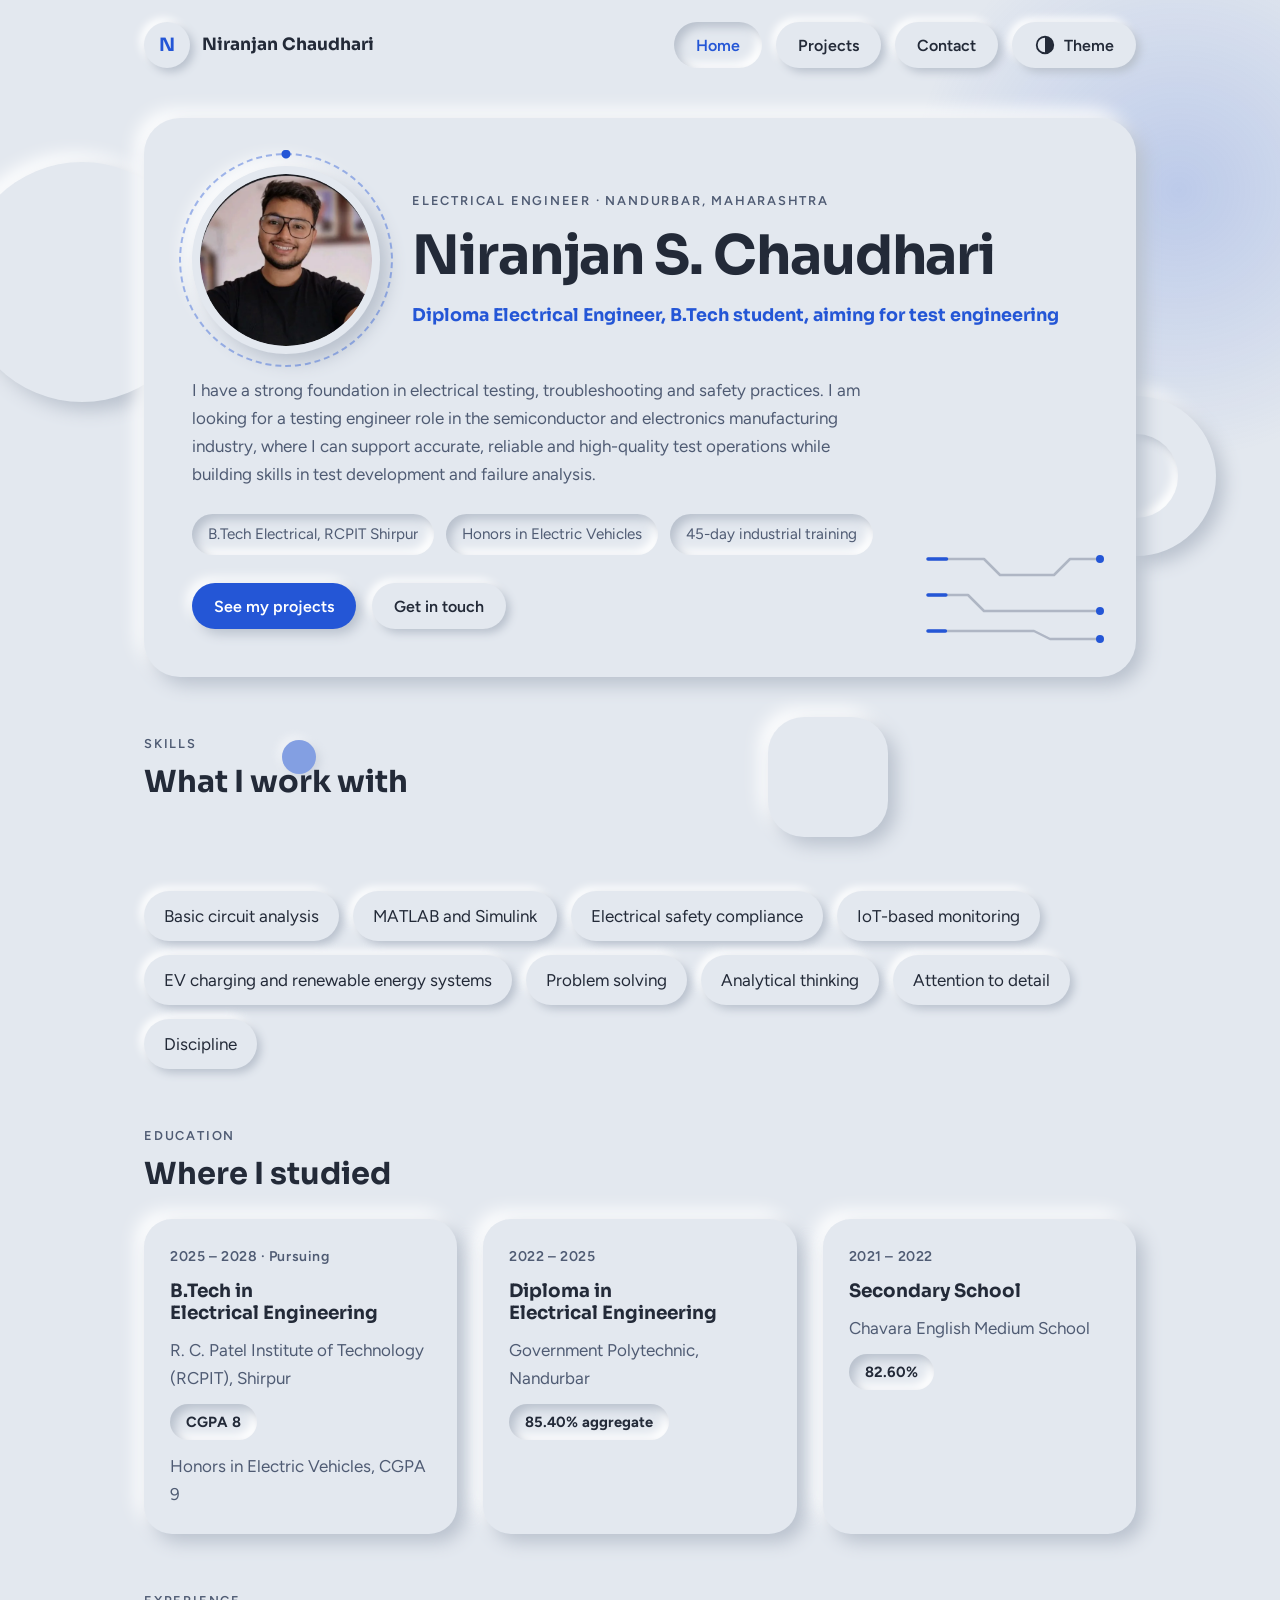
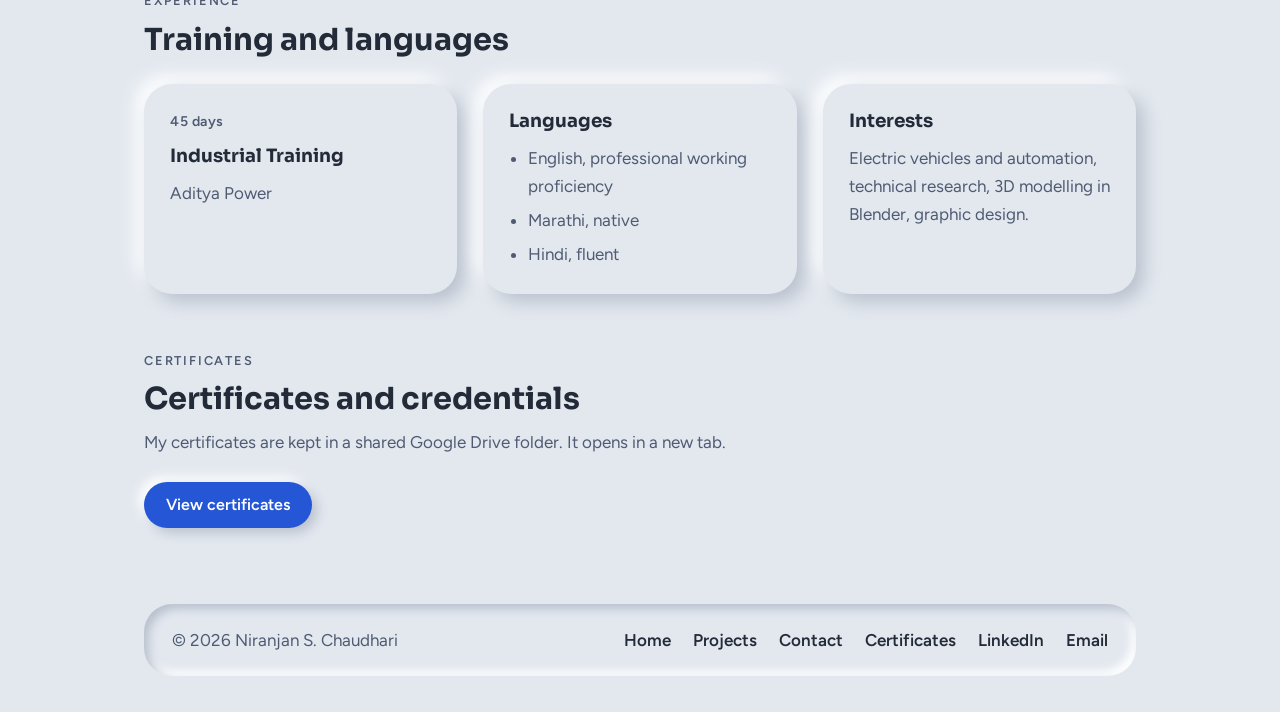
<file: index.html>
<!doctype html>
<html lang="en">
<head>
<meta charset="utf-8">
<meta name="viewport" content="width=device-width, initial-scale=1">
<title>Niranjan Chaudhari | Electrical Engineer Portfolio</title>
<meta name="description" content="Portfolio of Niranjan S. Chaudhari, a diploma electrical engineer and B.Tech student in Nandurbar, seeking a testing engineer role in semiconductors and electronics.">
<meta name="theme-color" content="#e3e8ef">
<script>
(function () {
  var root = document.documentElement;
  try {
    var ok = ["cloud", "midnight", "mint", "blush"];
    var t = localStorage.getItem("portfolio-theme");
    if (ok.indexOf(t) < 0) { t = window.matchMedia && matchMedia("(prefers-color-scheme: dark)").matches ? "midnight" : "cloud"; }
    root.setAttribute("data-theme", t);
  } catch (e) {}
  root.classList.add("js");
  setTimeout(function () { if (!window.__portfolioReady) { root.classList.remove("js"); } }, 3000);
})();
</script>
<link rel="icon" href="favicon.svg" type="image/svg+xml">
<link rel="preconnect" href="https://fonts.googleapis.com">
<link rel="preconnect" href="https://fonts.gstatic.com" crossorigin>
<link rel="stylesheet" href="https://fonts.googleapis.com/css2?family=Figtree:wght@400;600;700&family=Sora:wght@600;700;800&display=swap">
<link rel="stylesheet" href="style.css?v=3">
</head>
<body>
<div class="bg-motion" aria-hidden="true">
  <span class="orb o5"></span>
  <span class="orb o1"></span>
  <span class="orb o2"></span>
  <span class="orb o3"></span>
  <span class="orb o4"></span>
</div>
<header class="site-header wrap">
  <div class="bar">
    <a class="logo" href="index.html" aria-label="Niranjan Chaudhari, home">
      <span class="logo-mark" aria-hidden="true">N</span>
      <span class="logo-text">Niranjan Chaudhari</span>
    </a>
    <div class="bar-right">
      <nav aria-label="Main">
        <ul class="nav-list" id="nav-list">
          <li><a href="index.html" aria-current="page">Home</a></li>
          <li><a href="projects.html">Projects</a></li>
          <li><a href="contact.html">Contact</a></li>
        </ul>
      </nav>
      <button class="theme-btn" id="theme-btn" type="button" aria-label="Change background theme"><svg viewBox="0 0 24 24" width="22" height="22" aria-hidden="true" focusable="false"><circle cx="12" cy="12" r="9" fill="none" stroke="currentColor" stroke-width="2"/><path d="M12 3a9 9 0 0 1 0 18z" fill="currentColor"/></svg><span class="theme-label">Theme</span></button>
      <button class="menu-btn" id="menu-btn" type="button" aria-expanded="false" aria-controls="nav-list" aria-label="Open menu"><span class="bars"></span></button>
    </div>
  </div>
</header>
<main class="wrap" id="main">

<section class="hero reveal" aria-labelledby="h1">
  <svg class="trace" viewBox="0 0 180 110" aria-hidden="true" focusable="false">
    <path class="wire" d="M4 20 H60 L76 36 H130 L146 20 H176"/>
    <path class="wire" d="M4 56 H44 L60 72 H176"/>
    <path class="wire" d="M4 92 H110 L126 100 H176"/>
    <path class="pulse" pathLength="100" d="M4 20 H60 L76 36 H130 L146 20 H176"/>
    <path class="pulse p2" pathLength="100" d="M4 56 H44 L60 72 H176"/>
    <path class="pulse p3" pathLength="100" d="M4 92 H110 L126 100 H176"/>
    <circle cx="176" cy="20" r="4"/><circle cx="176" cy="72" r="4"/><circle cx="176" cy="100" r="4"/>
  </svg>
  <div class="hero-top">
    <div class="portrait-wrap"><img class="portrait" src="niranjan.webp" width="480" height="480" alt="Portrait of Niranjan Chaudhari"></div>
    <div class="hero-id">
      <p class="eyebrow">Electrical Engineer · Nandurbar, Maharashtra</p>
      <h1 id="h1">Niranjan S. Chaudhari</h1>
      <p class="role">Diploma Electrical Engineer, B.Tech student, aiming for test engineering</p>
    </div>
  </div>
  <p class="lede">I have a strong foundation in electrical testing, troubleshooting and safety practices. I am looking for a testing engineer role in the semiconductor and electronics manufacturing industry, where I can support accurate, reliable and high-quality test operations while building skills in test development and failure analysis.</p>
  <ul class="facts">
    <li>B.Tech Electrical, RCPIT Shirpur</li>
    <li>Honors in Electric Vehicles</li>
    <li>45-day industrial training</li>
  </ul>
  <div class="actions">
    <a class="btn primary" href="projects.html">See my projects</a>
    <a class="btn" href="contact.html">Get in touch</a>
  </div>
</section>

<section id="skills" aria-labelledby="skills-h">
  <div class="section-head reveal">
    <p class="eyebrow">Skills</p>
    <h2 id="skills-h">What I work with</h2>
  </div>
  <ul class="skills">
    <li class="reveal">Electrical wiring, installation and panel connections</li>
    <li class="reveal">Troubleshooting, testing and maintenance</li>
    <li class="reveal">Basic circuit analysis</li>
    <li class="reveal">MATLAB and Simulink</li>
    <li class="reveal">Electrical safety compliance</li>
    <li class="reveal">IoT-based monitoring</li>
    <li class="reveal">EV charging and renewable energy systems</li>
    <li class="reveal">Problem solving</li>
    <li class="reveal">Analytical thinking</li>
    <li class="reveal">Attention to detail</li>
    <li class="reveal">Discipline</li>
  </ul>
</section>

<section id="education" aria-labelledby="edu-h">
  <div class="section-head reveal">
    <p class="eyebrow">Education</p>
    <h2 id="edu-h">Where I studied</h2>
  </div>
  <div class="grid">
    <article class="card reveal">
      <p class="meta">2025 – 2028 · Pursuing</p>
      <h3>B.Tech in Electrical Engineering</h3>
      <p>R. C. Patel Institute of Technology (RCPIT), Shirpur</p>
      <span class="score">CGPA 8</span>
      <p>Honors in Electric Vehicles, CGPA 9</p>
    </article>
    <article class="card reveal">
      <p class="meta">2022 – 2025</p>
      <h3>Diploma in Electrical Engineering</h3>
      <p>Government Polytechnic, Nandurbar</p>
      <span class="score">85.40% aggregate</span>
    </article>
    <article class="card reveal">
      <p class="meta">2021 – 2022</p>
      <h3>Secondary School</h3>
      <p>Chavara English Medium School</p>
      <span class="score">82.60%</span>
    </article>
  </div>
</section>

<section id="training" aria-labelledby="train-h">
  <div class="section-head reveal">
    <p class="eyebrow">Experience</p>
    <h2 id="train-h">Training and languages</h2>
  </div>
  <div class="grid">
    <article class="card reveal">
      <p class="meta">45 days</p>
      <h3>Industrial Training</h3>
      <p>Aditya Power</p>
    </article>
    <article class="card reveal">
      <h3>Languages</h3>
      <ul>
        <li>English, professional working proficiency</li>
        <li>Marathi, native</li>
        <li>Hindi, fluent</li>
      </ul>
    </article>
    <article class="card reveal">
      <h3>Interests</h3>
      <p>Electric vehicles and automation, technical research, 3D modelling in Blender, graphic design.</p>
    </article>
  </div>
</section>

<section id="certificates" aria-labelledby="cert-h">
  <div class="section-head reveal">
    <p class="eyebrow">Certificates</p>
    <h2 id="cert-h">Certificates and credentials</h2>
    <p class="lede">My certificates are kept in a shared Google Drive folder. It opens in a new tab.</p>
  </div>
  <div class="actions">
    <a class="btn primary" href="https://drive.google.com/drive/folders/1KyZvuXV9sJ7jvZbuZ_lR98AEGaqm4Hq4" target="_blank" rel="noopener noreferrer">View certificates</a>
  </div>
</section>

</main>
<footer class="site-footer wrap">
  <div class="footer-inner">
    <p>&copy; <span data-year>2026</span> Niranjan S. Chaudhari</p>
    <ul class="footer-nav">
      <li><a href="index.html">Home</a></li>
      <li><a href="projects.html">Projects</a></li>
      <li><a href="contact.html">Contact</a></li>
      <li><a href="index.html#certificates">Certificates</a></li>
      <li><a href="https://www.linkedin.com/in/electricalniranjan" target="_blank" rel="noopener noreferrer">LinkedIn</a></li>
      <li><a href="mailto:niranjansunilchaudhari@gmail.com">Email</a></li>
    </ul>
  </div>
</footer>
<div class="toast" id="toast" role="status" aria-live="polite"></div>
<script src="script.js?v=3" defer></script>
</body>
</html>
</file>
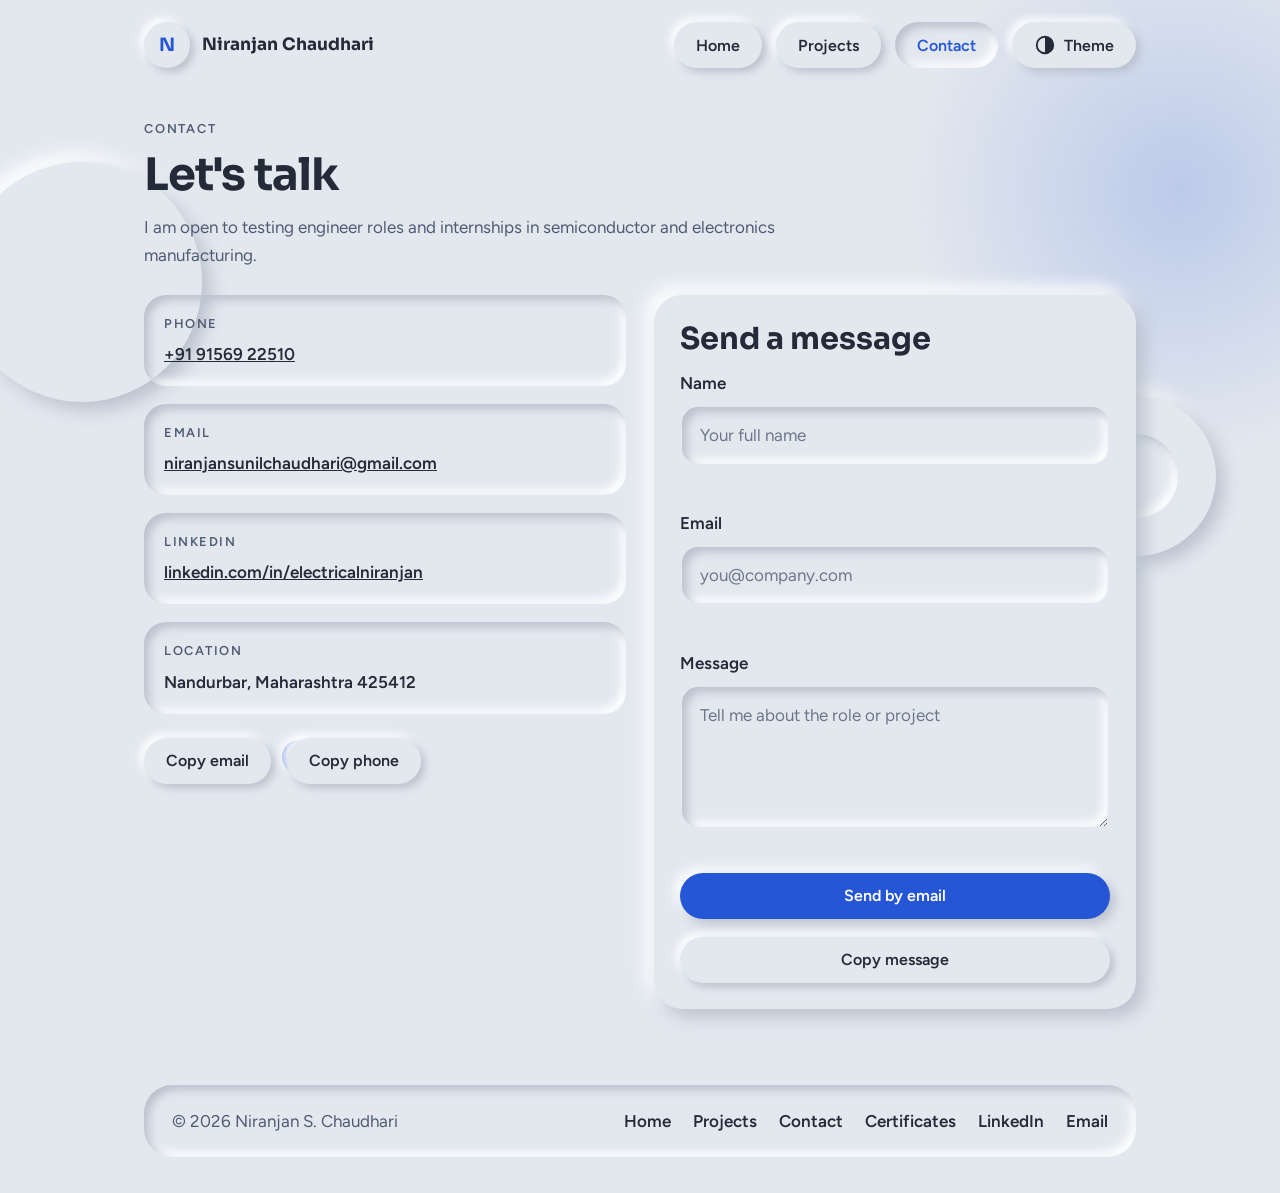
<file: contact.html>
<!doctype html>
<html lang="en">
<head>
<meta charset="utf-8">
<meta name="viewport" content="width=device-width, initial-scale=1">
<title>Contact | Niranjan Chaudhari</title>
<meta name="description" content="Contact Niranjan Chaudhari, electrical engineer in Nandurbar, by phone, email or LinkedIn about testing engineer roles and internships.">
<meta name="theme-color" content="#e3e8ef">
<script>
(function () {
  var root = document.documentElement;
  try {
    var ok = ["cloud", "midnight", "mint", "blush"];
    var t = localStorage.getItem("portfolio-theme");
    if (ok.indexOf(t) < 0) { t = window.matchMedia && matchMedia("(prefers-color-scheme: dark)").matches ? "midnight" : "cloud"; }
    root.setAttribute("data-theme", t);
  } catch (e) {}
  root.classList.add("js");
  setTimeout(function () { if (!window.__portfolioReady) { root.classList.remove("js"); } }, 3000);
})();
</script>
<link rel="icon" href="favicon.svg" type="image/svg+xml">
<link rel="preconnect" href="https://fonts.googleapis.com">
<link rel="preconnect" href="https://fonts.gstatic.com" crossorigin>
<link rel="stylesheet" href="https://fonts.googleapis.com/css2?family=Figtree:wght@400;600;700&family=Sora:wght@600;700;800&display=swap">
<link rel="stylesheet" href="style.css?v=3">
</head>
<body>
<div class="bg-motion" aria-hidden="true">
  <span class="orb o5"></span>
  <span class="orb o1"></span>
  <span class="orb o2"></span>
  <span class="orb o3"></span>
  <span class="orb o4"></span>
</div>
<header class="site-header wrap">
  <div class="bar">
    <a class="logo" href="index.html" aria-label="Niranjan Chaudhari, home">
      <span class="logo-mark" aria-hidden="true">N</span>
      <span class="logo-text">Niranjan Chaudhari</span>
    </a>
    <div class="bar-right">
      <nav aria-label="Main">
        <ul class="nav-list" id="nav-list">
          <li><a href="index.html">Home</a></li>
          <li><a href="projects.html">Projects</a></li>
          <li><a href="contact.html" aria-current="page">Contact</a></li>
        </ul>
      </nav>
      <button class="theme-btn" id="theme-btn" type="button" aria-label="Change background theme"><svg viewBox="0 0 24 24" width="22" height="22" aria-hidden="true" focusable="false"><circle cx="12" cy="12" r="9" fill="none" stroke="currentColor" stroke-width="2"/><path d="M12 3a9 9 0 0 1 0 18z" fill="currentColor"/></svg><span class="theme-label">Theme</span></button>
      <button class="menu-btn" id="menu-btn" type="button" aria-expanded="false" aria-controls="nav-list" aria-label="Open menu"><span class="bars"></span></button>
    </div>
  </div>
</header>
<main class="wrap" id="main">

<section aria-labelledby="contact-h">
  <div class="section-head reveal">
    <p class="eyebrow">Contact</p>
    <h1 id="contact-h" style="font-size:clamp(1.9rem,5vw,2.8rem)">Let's talk</h1>
    <p class="lede">I am open to testing engineer roles and internships in semiconductor and electronics manufacturing.</p>
  </div>
  <div class="contact-grid">
    <div class="stack">
      <div class="detail reveal"><span>Phone</span><a href="tel:+919156922510">+91 91569 22510</a></div>
      <div class="detail reveal"><span>Email</span><a href="mailto:niranjansunilchaudhari@gmail.com">niranjansunilchaudhari@gmail.com</a></div>
      <div class="detail reveal"><span>LinkedIn</span><a href="https://www.linkedin.com/in/electricalniranjan" target="_blank" rel="noopener noreferrer">linkedin.com/in/electricalniranjan</a></div>
      <div class="detail reveal"><span>Location</span><b>Nandurbar, Maharashtra 425412</b></div>
      <div class="actions">
        <button class="copy-btn" type="button" data-copy="niranjansunilchaudhari@gmail.com">Copy email</button>
        <button class="copy-btn" type="button" data-copy="+91 91569 22510">Copy phone</button>
      </div>
    </div>
    <div class="card reveal">
      <h2>Send a message</h2>
      <form id="contact-form" data-to="niranjansunilchaudhari@gmail.com" novalidate>
        <div class="field">
          <label for="name">Name</label>
          <input id="name" name="name" type="text" autocomplete="name" placeholder="Your full name" aria-describedby="name-error" required>
          <p class="error" id="name-error" aria-live="polite"></p>
        </div>
        <div class="field">
          <label for="email">Email</label>
          <input id="email" name="email" type="email" autocomplete="email" placeholder="you@company.com" aria-describedby="email-error" required>
          <p class="error" id="email-error" aria-live="polite"></p>
        </div>
        <div class="field">
          <label for="message">Message</label>
          <textarea id="message" name="message" placeholder="Tell me about the role or project" aria-describedby="message-error" required></textarea>
          <p class="error" id="message-error" aria-live="polite"></p>
        </div>
        <button class="btn primary" type="submit">Send by email</button>
        <p class="status" id="form-status" role="status" hidden></p>
        <button class="copy-btn" id="copy-draft" type="button" hidden>Copy message</button>
      </form>
    </div>
  </div>
</section>

</main>
<footer class="site-footer wrap">
  <div class="footer-inner">
    <p>&copy; <span data-year>2026</span> Niranjan S. Chaudhari</p>
    <ul class="footer-nav">
      <li><a href="index.html">Home</a></li>
      <li><a href="projects.html">Projects</a></li>
      <li><a href="contact.html">Contact</a></li>
      <li><a href="index.html#certificates">Certificates</a></li>
      <li><a href="https://www.linkedin.com/in/electricalniranjan" target="_blank" rel="noopener noreferrer">LinkedIn</a></li>
      <li><a href="mailto:niranjansunilchaudhari@gmail.com">Email</a></li>
    </ul>
  </div>
</footer>
<div class="toast" id="toast" role="status" aria-live="polite"></div>
<script src="script.js?v=3" defer></script>
</body>
</html>
</file>
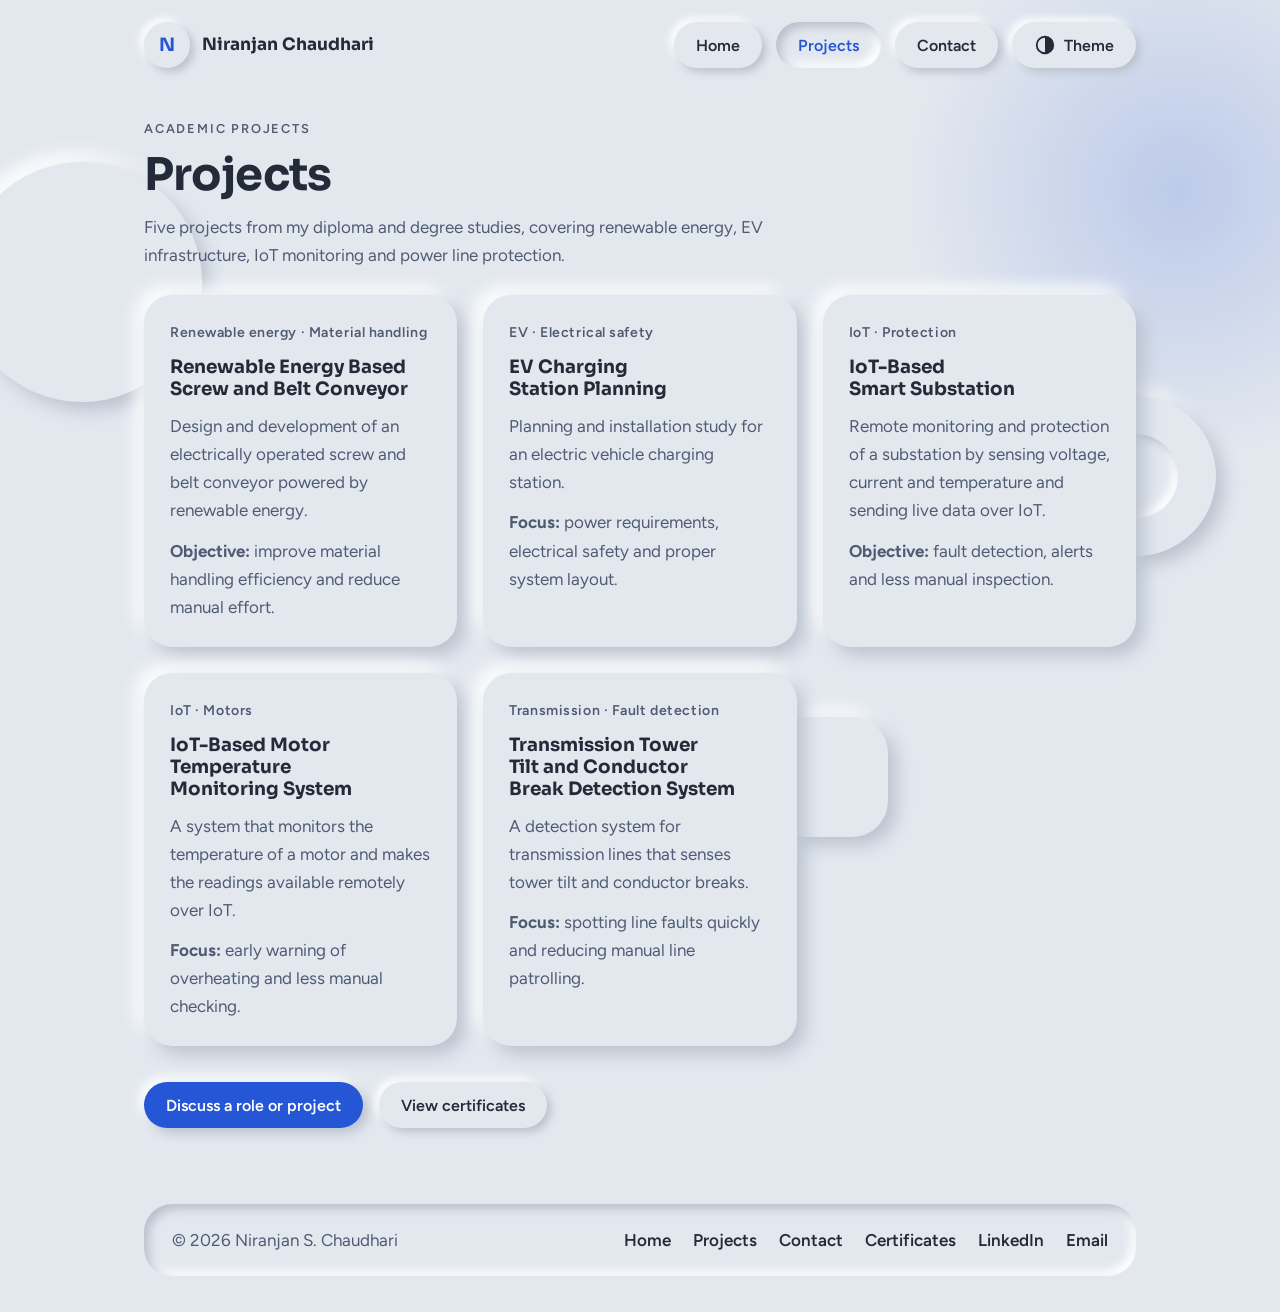
<file: projects.html>
<!doctype html>
<html lang="en">
<head>
<meta charset="utf-8">
<meta name="viewport" content="width=device-width, initial-scale=1">
<title>Projects | Niranjan Chaudhari</title>
<meta name="description" content="Academic projects by Niranjan Chaudhari: a renewable energy conveyor, an EV charging station plan, an IoT smart substation, motor temperature monitoring and a transmission tower fault detector.">
<meta name="theme-color" content="#e3e8ef">
<script>
(function () {
  var root = document.documentElement;
  try {
    var ok = ["cloud", "midnight", "mint", "blush"];
    var t = localStorage.getItem("portfolio-theme");
    if (ok.indexOf(t) < 0) { t = window.matchMedia && matchMedia("(prefers-color-scheme: dark)").matches ? "midnight" : "cloud"; }
    root.setAttribute("data-theme", t);
  } catch (e) {}
  root.classList.add("js");
  setTimeout(function () { if (!window.__portfolioReady) { root.classList.remove("js"); } }, 3000);
})();
</script>
<link rel="icon" href="favicon.svg" type="image/svg+xml">
<link rel="preconnect" href="https://fonts.googleapis.com">
<link rel="preconnect" href="https://fonts.gstatic.com" crossorigin>
<link rel="stylesheet" href="https://fonts.googleapis.com/css2?family=Figtree:wght@400;600;700&family=Sora:wght@600;700;800&display=swap">
<link rel="stylesheet" href="style.css?v=3">
</head>
<body>
<div class="bg-motion" aria-hidden="true">
  <span class="orb o5"></span>
  <span class="orb o1"></span>
  <span class="orb o2"></span>
  <span class="orb o3"></span>
  <span class="orb o4"></span>
</div>
<header class="site-header wrap">
  <div class="bar">
    <a class="logo" href="index.html" aria-label="Niranjan Chaudhari, home">
      <span class="logo-mark" aria-hidden="true">N</span>
      <span class="logo-text">Niranjan Chaudhari</span>
    </a>
    <div class="bar-right">
      <nav aria-label="Main">
        <ul class="nav-list" id="nav-list">
          <li><a href="index.html">Home</a></li>
          <li><a href="projects.html" aria-current="page">Projects</a></li>
          <li><a href="contact.html">Contact</a></li>
        </ul>
      </nav>
      <button class="theme-btn" id="theme-btn" type="button" aria-label="Change background theme"><svg viewBox="0 0 24 24" width="22" height="22" aria-hidden="true" focusable="false"><circle cx="12" cy="12" r="9" fill="none" stroke="currentColor" stroke-width="2"/><path d="M12 3a9 9 0 0 1 0 18z" fill="currentColor"/></svg><span class="theme-label">Theme</span></button>
      <button class="menu-btn" id="menu-btn" type="button" aria-expanded="false" aria-controls="nav-list" aria-label="Open menu"><span class="bars"></span></button>
    </div>
  </div>
</header>
<main class="wrap" id="main">

<section aria-labelledby="proj-h">
  <div class="section-head reveal">
    <p class="eyebrow">Academic projects</p>
    <h1 id="proj-h" style="font-size:clamp(1.9rem,5vw,2.8rem)">Projects</h1>
    <p class="lede">Five projects from my diploma and degree studies, covering renewable energy, EV infrastructure, IoT monitoring and power line protection.</p>
  </div>
  <div class="grid">
    <article class="card reveal">
      <p class="meta">Renewable energy · Material handling</p>
      <h3>Renewable Energy Based Screw and Belt Conveyor</h3>
      <p>Design and development of an electrically operated screw and belt conveyor powered by renewable energy.</p>
      <p><b>Objective:</b> improve material handling efficiency and reduce manual effort.</p>
    </article>
    <article class="card reveal">
      <p class="meta">EV · Electrical safety</p>
      <h3>EV Charging Station Planning</h3>
      <p>Planning and installation study for an electric vehicle charging station.</p>
      <p><b>Focus:</b> power requirements, electrical safety and proper system layout.</p>
    </article>
    <article class="card reveal">
      <p class="meta">IoT · Protection</p>
      <h3>IoT-Based Smart Substation</h3>
      <p>Remote monitoring and protection of a substation by sensing voltage, current and temperature and sending live data over IoT.</p>
      <p><b>Objective:</b> fault detection, alerts and less manual inspection.</p>
    </article>
    <article class="card reveal">
      <p class="meta">IoT · Motors</p>
      <h3>IoT-Based Motor Temperature Monitoring System</h3>
      <p>A system that monitors the temperature of a motor and makes the readings available remotely over IoT.</p>
      <p><b>Focus:</b> early warning of overheating and less manual checking.</p>
    </article>
    <article class="card reveal">
      <p class="meta">Transmission · Fault detection</p>
      <h3>Transmission Tower Tilt and Conductor Break Detection System</h3>
      <p>A detection system for transmission lines that senses tower tilt and conductor breaks.</p>
      <p><b>Focus:</b> spotting line faults quickly and reducing manual line patrolling.</p>
    </article>
  </div>
  <div class="actions" style="margin-top:36px">
    <a class="btn primary" href="contact.html">Discuss a role or project</a>
    <a class="btn" href="https://drive.google.com/drive/folders/1KyZvuXV9sJ7jvZbuZ_lR98AEGaqm4Hq4" target="_blank" rel="noopener noreferrer">View certificates</a>
  </div>
</section>

</main>
<footer class="site-footer wrap">
  <div class="footer-inner">
    <p>&copy; <span data-year>2026</span> Niranjan S. Chaudhari</p>
    <ul class="footer-nav">
      <li><a href="index.html">Home</a></li>
      <li><a href="projects.html">Projects</a></li>
      <li><a href="contact.html">Contact</a></li>
      <li><a href="index.html#certificates">Certificates</a></li>
      <li><a href="https://www.linkedin.com/in/electricalniranjan" target="_blank" rel="noopener noreferrer">LinkedIn</a></li>
      <li><a href="mailto:niranjansunilchaudhari@gmail.com">Email</a></li>
    </ul>
  </div>
</footer>
<div class="toast" id="toast" role="status" aria-live="polite"></div>
<script src="script.js?v=3" defer></script>
</body>
</html>
</file>
<file: style.css>
/* Layout: one centered column, raised soft panels on a single-tone ground; the only strong color is the blue accent on key actions. */
:root {
  --bg: #e3e8ef;
  --shadow-d: #b9c1cd;
  --shadow-l: #ffffff;
  --text: #232a38;
  --muted: #4f5b73;
  --accent: #2456d6;
  --accent-ink: #ffffff;
  --ok: #17794a;
  --err: #b3261e;
  --font-display: "Sora", "Segoe UI", system-ui, sans-serif;
  --font-body: "Figtree", "Segoe UI", system-ui, sans-serif;
  --raise: 8px 8px 18px var(--shadow-d), -8px -8px 18px var(--shadow-l);
  --raise-sm: 4px 4px 9px var(--shadow-d), -4px -4px 9px var(--shadow-l);
  --press: inset 5px 5px 10px var(--shadow-d), inset -5px -5px 10px var(--shadow-l);
  --glow: rgba(36, 86, 214, 0.2);
  color-scheme: light;
}
/* Themes: Cloud is the default above. Midnight also follows the visitor's dark mode until they pick one. */
@media (prefers-color-scheme: dark) {
  :root:not([data-theme]) {
    --bg: #23272e; --shadow-d: #181b20; --shadow-l: #2e333c;
    --text: #e8ebf1; --muted: #a8b1c2; --accent: #86a8ff; --accent-ink: #12203f;
    --ok: #6fdba3; --err: #ff9a92; --glow: rgba(134, 168, 255, 0.16);
    color-scheme: dark;
  }
}
:root[data-theme="midnight"] {
  --bg: #23272e; --shadow-d: #181b20; --shadow-l: #2e333c;
  --text: #e8ebf1; --muted: #a8b1c2; --accent: #86a8ff; --accent-ink: #12203f;
  --ok: #6fdba3; --err: #ff9a92; --glow: rgba(134, 168, 255, 0.16);
  color-scheme: dark;
}
:root[data-theme="mint"] {
  --bg: #dfeae4; --shadow-d: #b3c5ba; --shadow-l: #ffffff;
  --text: #1e2d27; --muted: #44564d; --accent: #0b6b46; --accent-ink: #ffffff;
  --ok: #0b6b46; --err: #a8261e; --glow: rgba(11, 107, 70, 0.18);
  color-scheme: light;
}
:root[data-theme="blush"] {
  --bg: #eee2e0; --shadow-d: #cfb9b6; --shadow-l: #ffffff;
  --text: #34232a; --muted: #664b53; --accent: #a82a63; --accent-ink: #ffffff;
  --ok: #17794a; --err: #a8261e; --glow: rgba(168, 42, 99, 0.16);
  color-scheme: light;
}

*, *::before, *::after { box-sizing: border-box; }
html { scroll-behavior: smooth; }
body {
  margin: 0;
  min-height: 100vh;
  background: var(--bg);
  color: var(--text);
  font-family: var(--font-body);
  font-size: 1.0625rem;
  line-height: 1.65;
  padding-left: max(16px, env(safe-area-inset-left, 0px));
  padding-right: max(16px, env(safe-area-inset-right, 0px));
  padding-block: 0;
  display: flex;
  flex-direction: column;
}
img, svg { max-width: 100%; }
h1, h2, h3 { font-family: var(--font-display); line-height: 1.2; margin: 0; text-wrap: balance; }
h1 { font-size: clamp(2rem, 6.5vw, 3.4rem); letter-spacing: -0.02em; }
h2 { font-size: clamp(1.4rem, 4vw, 1.9rem); }
h3 { font-size: 1.15rem; }
p { margin: 0; }
a { color: var(--accent); }
:focus-visible { outline: 3px solid var(--accent); outline-offset: 3px; border-radius: 10px; }

.wrap { width: 100%; max-width: 62rem; margin-inline: auto; min-width: 0; }
.eyebrow { font-size: 0.8rem; letter-spacing: 0.14em; text-transform: uppercase; color: var(--muted); font-weight: 600; }
.lede { max-width: 42rem; color: var(--muted); }

/* header + nav */
.site-header { padding-block: 22px; position: relative; z-index: 5; }
.bar { display: flex; align-items: center; justify-content: space-between; gap: 16px; }
.logo {
  display: inline-flex; align-items: center; gap: 12px; text-decoration: none; color: var(--text);
  font-family: var(--font-display); font-weight: 700; min-width: 0;
}
.logo-mark {
  flex: none; width: 46px; height: 46px; border-radius: 50%; display: grid; place-items: center;
  background: var(--bg); box-shadow: var(--raise-sm); color: var(--accent); font-size: 1.15rem;
}
.logo-text { white-space: nowrap; overflow: hidden; text-overflow: ellipsis; }
.nav-list { list-style: none; display: flex; gap: 14px; margin: 0; padding: 0; }
.nav-list a, .btn, .menu-btn, .copy-btn, .theme-btn {
  display: inline-flex; align-items: center; justify-content: center; gap: 8px;
  min-height: 46px; padding: 0 22px; border: 0; border-radius: 999px; cursor: pointer;
  background: var(--bg); color: var(--text); font: 600 1rem var(--font-body); text-decoration: none;
  box-shadow: var(--raise-sm); transition: box-shadow .18s ease, transform .18s ease;
}
.nav-list a:hover, .btn:hover, .menu-btn:hover, .copy-btn:hover, .theme-btn:hover { box-shadow: 2px 2px 5px var(--shadow-d), -2px -2px 5px var(--shadow-l); }
.nav-list a:active, .btn:active, .menu-btn:active, .copy-btn:active, .theme-btn:active, .nav-list a[aria-current="page"] { box-shadow: var(--press); }
.nav-list a[aria-current="page"] { color: var(--accent); }
.btn.primary { background: var(--accent); color: var(--accent-ink); box-shadow: 5px 5px 12px var(--shadow-d), -5px -5px 12px var(--shadow-l); }
.btn.primary:active { box-shadow: inset 4px 4px 8px rgba(0,0,0,.28); }
.menu-btn { display: none; width: 46px; padding: 0; }
.menu-btn .bars, .menu-btn .bars::before, .menu-btn .bars::after {
  display: block; width: 20px; height: 2.5px; border-radius: 2px; background: currentColor; content: ""; position: relative; transition: transform .2s ease, background .2s ease;
}
.menu-btn .bars::before { position: absolute; top: -6px; }
.menu-btn .bars::after { position: absolute; top: 6px; }
.menu-btn[aria-expanded="true"] .bars { background: transparent; }
.menu-btn[aria-expanded="true"] .bars::before { transform: translateY(6px) rotate(45deg); }
.menu-btn[aria-expanded="true"] .bars::after { transform: translateY(-6px) rotate(-45deg); }

@media (max-width: 720px) {
  .menu-btn { display: inline-flex; }
  .nav-list {
    display: none; position: absolute; left: 0; right: 0; top: calc(100% - 4px);
    flex-direction: column; gap: 12px; padding: 18px; border-radius: 28px;
    background: var(--bg); box-shadow: var(--raise);
  }
  .nav-list.open { display: flex; }
  .nav-list a { width: 100%; }
}

/* sections */
main { flex: 1; padding-block: 28px 48px; display: grid; gap: 56px; position: relative; z-index: 1; }
section { min-width: 0; }
.hero { position: relative; display: grid; gap: 22px; padding: clamp(22px, 5vw, 48px); border-radius: 36px; background: var(--bg); box-shadow: var(--raise); }
.hero .role { color: var(--accent); font-weight: 700; font-family: var(--font-display); font-size: 1.1rem; }
.actions { display: flex; flex-wrap: wrap; gap: 16px; margin-top: 6px; }
.facts { display: flex; flex-wrap: wrap; gap: 12px; list-style: none; padding: 0; margin: 4px 0 0; }
.facts li { padding: 8px 16px; border-radius: 999px; box-shadow: var(--press); font-size: 0.95rem; color: var(--muted); }
.section-head { display: grid; gap: 10px; margin-bottom: 26px; }

.grid { display: grid; gap: 26px; grid-template-columns: repeat(auto-fit, minmax(min(100%, 17rem), 1fr)); }
.card { padding: 26px; border-radius: 28px; background: var(--bg); box-shadow: var(--raise); display: grid; gap: 12px; align-content: start; min-width: 0; }
.card p, .card li { color: var(--muted); }
.card ul { margin: 0; padding-left: 1.15rem; display: grid; gap: 6px; }
.meta { font-size: 0.88rem; font-weight: 600; letter-spacing: .04em; color: var(--accent); }

.skills { list-style: none; padding: 0; margin: 0; display: flex; flex-wrap: wrap; gap: 14px; }
.skills li { padding: 11px 20px; border-radius: 999px; box-shadow: var(--raise-sm); min-width: 0; }

.timeline { display: grid; gap: 26px; }
.timeline .card { grid-template-columns: 1fr; }
.score { justify-self: start; padding: 6px 16px; border-radius: 999px; box-shadow: var(--press); font-weight: 700; font-size: 0.92rem; }

/* contact */
.contact-grid { display: grid; gap: 28px; grid-template-columns: repeat(auto-fit, minmax(min(100%, 20rem), 1fr)); align-items: start; }
.detail { display: grid; gap: 6px; padding: 18px 20px; border-radius: 22px; box-shadow: var(--press); min-width: 0; }
.detail span { font-size: .8rem; letter-spacing: .12em; text-transform: uppercase; color: var(--muted); font-weight: 600; }
.detail a, .detail b { font-weight: 600; overflow-wrap: anywhere; color: var(--text); }
.detail a:hover { color: var(--accent); }
.stack { display: grid; gap: 18px; }
form { display: grid; gap: 18px; }
.field { display: grid; gap: 8px; }
label { font-weight: 600; }
input, textarea {
  width: 100%; font: inherit; color: var(--text); background: var(--bg); border: 2px solid transparent;
  border-radius: 18px; padding: 14px 18px; box-shadow: var(--press);
}
textarea { min-height: 9rem; resize: vertical; }
input::placeholder, textarea::placeholder { color: var(--muted); opacity: .8; }
input:focus-visible, textarea:focus-visible { outline: none; border-color: var(--accent); }
input[aria-invalid="true"], textarea[aria-invalid="true"] { border-color: var(--err); }
.error { color: var(--err); font-size: .92rem; font-weight: 600; min-height: 1.2em; }
.status { padding: 14px 18px; border-radius: 18px; box-shadow: var(--press); font-weight: 600; }
.status.ok { color: var(--ok); }
.status.bad { color: var(--err); }
.toast {
  position: fixed; left: 50%; bottom: calc(24px + env(safe-area-inset-bottom, 0px)); transform: translate(-50%, 30px);
  max-width: calc(100vw - 32px); padding: 12px 22px; border-radius: 999px; background: var(--bg); box-shadow: var(--raise);
  font-weight: 600; opacity: 0; pointer-events: none; transition: opacity .2s ease, transform .2s ease; z-index: 20;
}
.toast.show { opacity: 1; transform: translate(-50%, 0); }

/* 404 */
.lost { text-align: center; justify-items: center; padding: clamp(28px, 7vw, 64px); border-radius: 36px; box-shadow: var(--raise); display: grid; gap: 18px; }
.lost .big { font-family: var(--font-display); font-size: clamp(4rem, 20vw, 8rem); font-weight: 800; color: var(--accent); line-height: 1; }

/* footer */
.site-footer { padding-block: 28px 36px; position: relative; z-index: 1; }
.footer-inner { display: flex; flex-wrap: wrap; gap: 18px 28px; justify-content: space-between; align-items: center; padding: 22px 28px; border-radius: 28px; box-shadow: var(--press); color: var(--muted); }
.footer-nav { display: flex; flex-wrap: wrap; gap: 8px 22px; list-style: none; margin: 0; padding: 0; }
.footer-nav a { color: var(--text); text-decoration: none; font-weight: 600; }
.footer-nav a:hover { color: var(--accent); text-decoration: underline; }

/* portrait with an orbiting dot */
.hero-top { display: flex; flex-wrap: wrap; align-items: center; gap: 24px 32px; }
.hero-id { display: grid; gap: 12px; min-width: 0; flex: 1 1 18rem; }
.portrait-wrap { position: relative; flex: none; width: clamp(128px, 28vw, 188px); animation: bob 7s ease-in-out infinite; }
.portrait {
  display: block; width: 100%; height: auto; aspect-ratio: 1; border-radius: 50%;
  padding: 8px; background: var(--bg); box-shadow: var(--raise); object-fit: cover;
}
.portrait-wrap::before, .portrait-wrap::after { content: ""; position: absolute; border-radius: 50%; pointer-events: none; }
.portrait-wrap::before { inset: -13px; border: 2px dashed var(--accent); opacity: 0.4; animation: spin 40s linear infinite; }
.portrait-wrap::after { inset: -16px; background: radial-gradient(circle at 50% 4px, var(--accent) 0 4px, transparent 5px); animation: spin 8s linear infinite; }

/* header actions and theme button */
.bar-right { display: flex; align-items: center; gap: 14px; }
.theme-btn svg { flex: none; transition: transform 0.5s ease; }
@media (max-width: 720px) {
  .theme-btn { width: 46px; padding: 0; }
  .theme-label { display: none; }
}

/* floating background shapes */
.bg-motion { position: fixed; inset: 0; overflow: hidden; pointer-events: none; z-index: 0; }
.orb { position: absolute; border-radius: 50%; background: var(--bg); box-shadow: var(--raise); will-change: transform; }
.o1 { width: clamp(120px, 22vw, 240px); aspect-ratio: 1; left: -3%; top: 18%; animation: drift-a 26s ease-in-out infinite alternate; }
.o2 { width: clamp(90px, 14vw, 160px); aspect-ratio: 1; right: 5%; top: 44%; animation: drift-b 21s ease-in-out infinite alternate; }
.o2::after { content: ""; position: absolute; inset: 24%; border-radius: 50%; box-shadow: var(--press); }
.o3 { width: clamp(70px, 10vw, 120px); aspect-ratio: 1; border-radius: 30%; left: 60%; bottom: 7%; animation: drift-c 30s ease-in-out infinite alternate, spin-r 45s linear infinite; }
.o4 { width: 34px; aspect-ratio: 1; background: var(--accent); opacity: 0.5; left: 22%; bottom: 14%; box-shadow: 4px 4px 10px var(--shadow-d), -4px -4px 10px var(--shadow-l); animation: drift-b 15s ease-in-out infinite alternate; }
.o5 { width: min(70vw, 560px); aspect-ratio: 1; right: -14%; top: -10%; box-shadow: none; background: radial-gradient(circle, var(--glow), transparent 68%); animation: drift-a 34s ease-in-out infinite alternate; }

/* circuit trace with a moving current, desktop only */
.trace { position: absolute; right: 32px; bottom: 28px; width: 180px; height: auto; display: none; pointer-events: none; }
@media (min-width: 1100px) { .trace { display: block; } }
.trace .wire, .trace .pulse { fill: none; stroke-linecap: round; stroke-linejoin: round; }
.trace .wire { stroke: var(--muted); stroke-width: 2.5; opacity: 0.35; }
.trace .pulse { stroke: var(--accent); stroke-width: 3.5; stroke-dasharray: 10 90; animation: flow 3.4s linear infinite; }
.trace .p2 { animation-delay: -1.1s; }
.trace .p3 { animation-delay: -2.2s; }
.trace circle { fill: var(--accent); }

/* 404 number floats */
.lost .big { animation: bob 5s ease-in-out infinite; }

/* hover lift (mouse devices only) */
.logo-mark { transition: transform 0.3s ease; }
@media (hover: hover) {
  .grid > .card { transition: transform 0.25s ease, box-shadow 0.25s ease; }
  .grid > .card:hover { transform: translateY(-6px); box-shadow: 12px 12px 26px var(--shadow-d), -12px -12px 26px var(--shadow-l); }
  .skills li { transition: transform 0.2s ease, box-shadow 0.2s ease; }
  .skills li:hover { transform: translateY(-3px); }
  .logo:hover .logo-mark { transform: rotate(-12deg) scale(1.06); }
}

/* scroll reveal: only hidden while JS is running; content shows at once without it */
html.js .reveal {
  opacity: 0; transform: translateY(24px);
  transition: opacity 0.6s ease var(--d, 0ms), transform 0.6s cubic-bezier(0.2, 0.7, 0.2, 1) var(--d, 0ms);
}
html.js .reveal.in { opacity: 1; transform: none; }

/* smooth colour change when the theme button is pressed */
html.theme-anim *, html.theme-anim *::before, html.theme-anim *::after {
  transition: background-color 0.5s ease, color 0.5s ease, box-shadow 0.5s ease, border-color 0.5s ease, fill 0.5s ease, stroke 0.5s ease, transform 0.5s ease !important;
}

@keyframes drift-a { from { transform: translate3d(0, 0, 0); } 50% { transform: translate3d(5vw, -6vh, 0); } to { transform: translate3d(-3vw, 5vh, 0); } }
@keyframes drift-b { from { transform: translate3d(0, 0, 0); } 50% { transform: translate3d(-6vw, 5vh, 0); } to { transform: translate3d(3vw, -7vh, 0); } }
@keyframes drift-c { from { transform: translate3d(0, 0, 0); } 50% { transform: translate3d(-4vw, -8vh, 0); } to { transform: translate3d(5vw, 4vh, 0); } }
@keyframes spin { to { transform: rotate(360deg); } }
@keyframes spin-r { to { rotate: 360deg; } }
@keyframes bob { 0%, 100% { transform: translateY(0); } 50% { transform: translateY(-8px); } }
@keyframes flow { from { stroke-dashoffset: 0; } to { stroke-dashoffset: -100; } }

@media (prefers-reduced-motion: reduce) {
  *, *::before, *::after, html.theme-anim *, html.theme-anim *::before, html.theme-anim *::after {
    animation: none !important; transition: none !important; scroll-behavior: auto !important;
  }
  html.js .reveal { opacity: 1; transform: none; }
}
</file>
